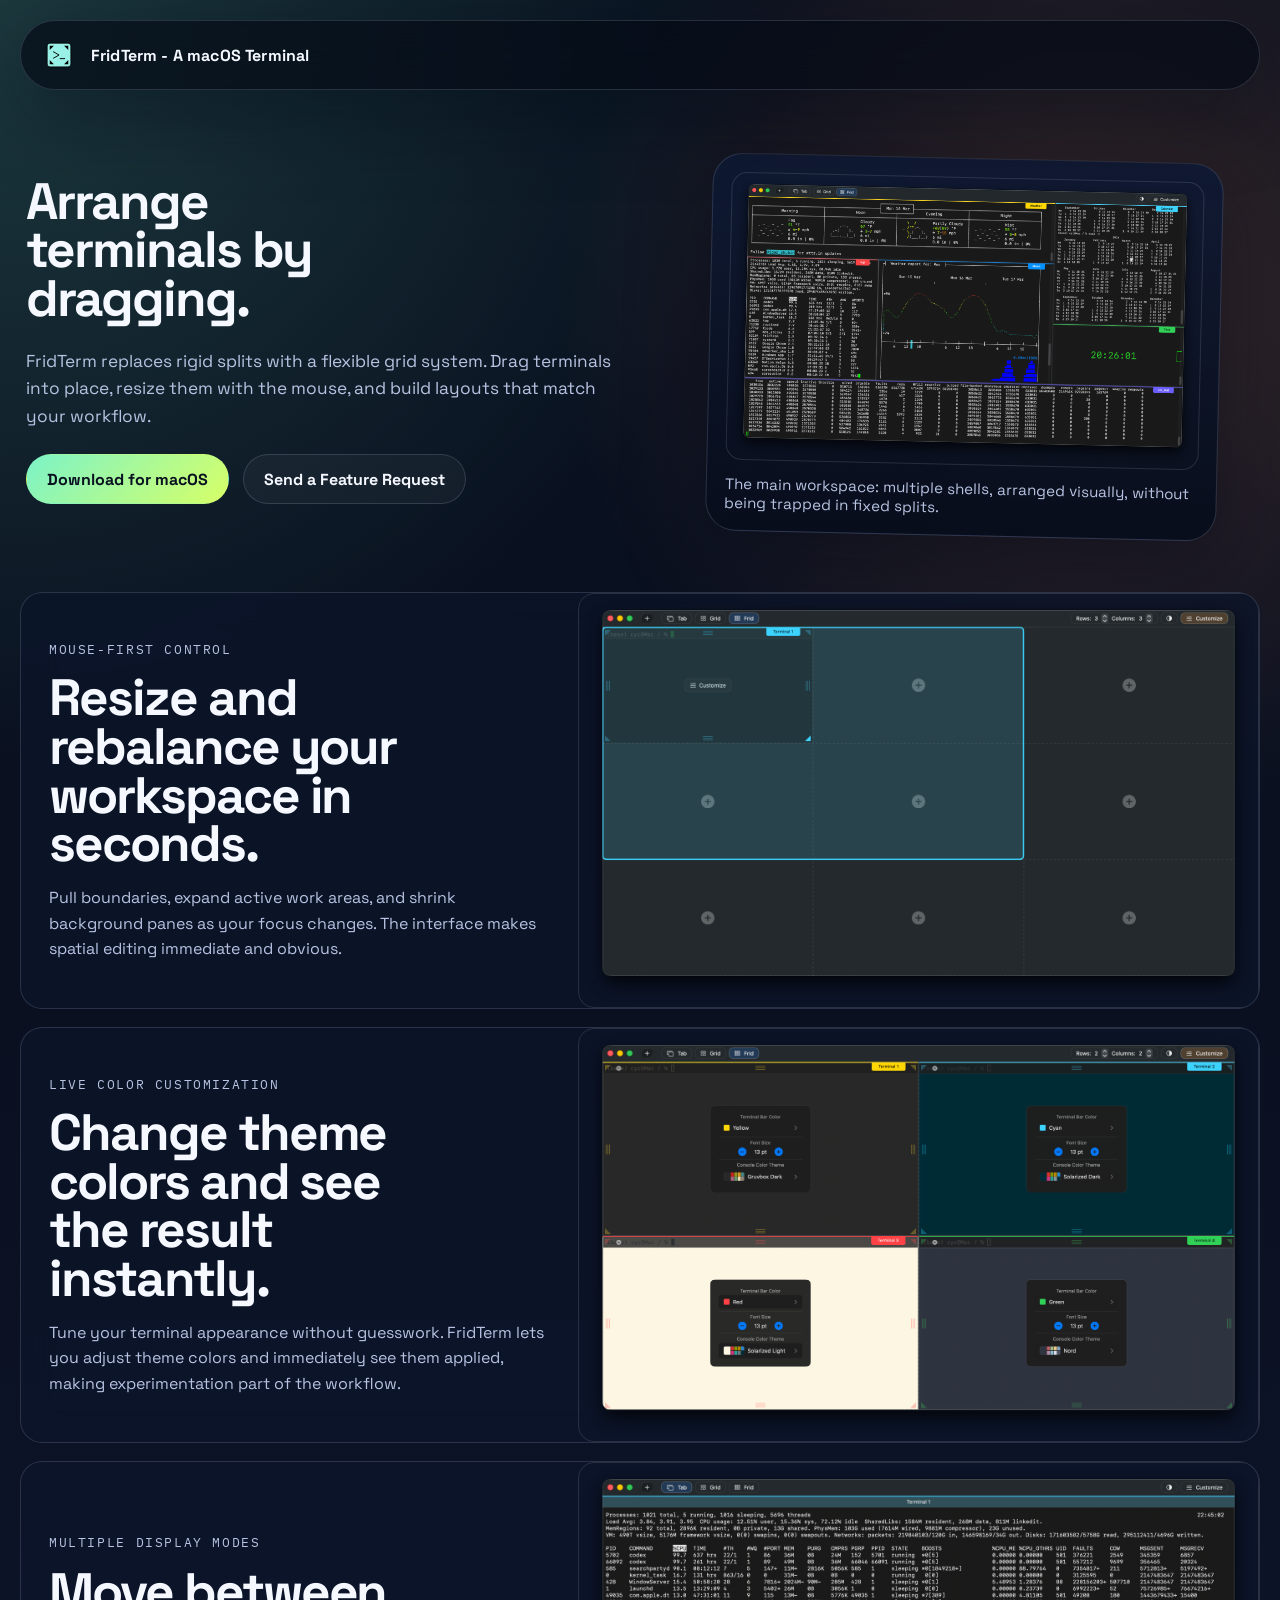
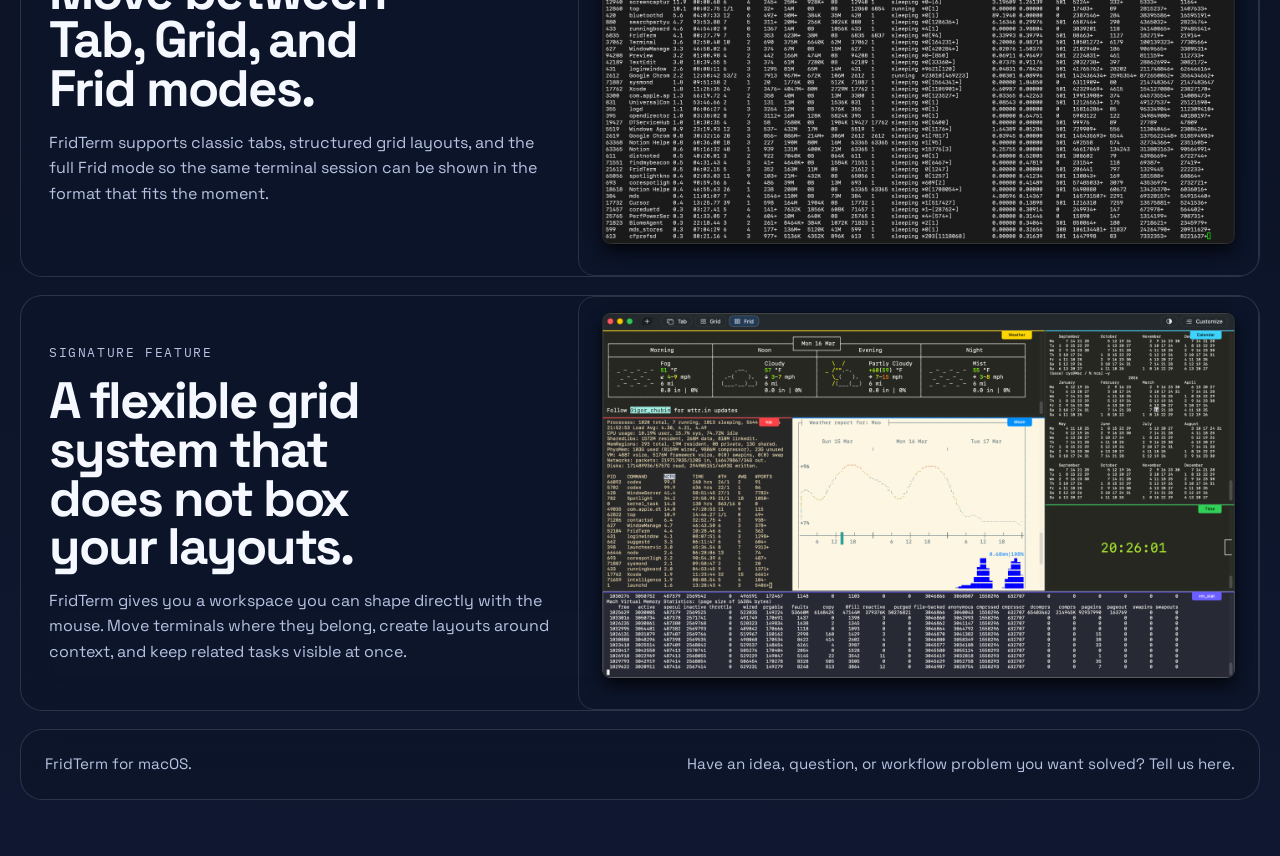
<file: index.html>
<!DOCTYPE html>
<html lang="en">
<head>
  <meta charset="UTF-8">
  <meta name="viewport" content="width=device-width, initial-scale=1.0">
  <title>FridTerm | Flexible Layout Terminal</title>
  <meta
    name="description"
    content="FridTerm is a macOS terminal app with a flexible drag-and-drop grid, instant theme customization, and layouts that adapt to the way you work."
  >
  <link rel="icon" type="image/svg+xml" href="./app-icon.svg">
  <link rel="preconnect" href="https://fonts.googleapis.com">
  <link rel="preconnect" href="https://fonts.gstatic.com" crossorigin>
  <link
    href="https://fonts.googleapis.com/css2?family=Space+Grotesk:wght@400;500;700&family=IBM+Plex+Mono:wght@400;500&display=swap"
    rel="stylesheet"
  >
  <link rel="stylesheet" href="./styles.css">
</head>
<body>
  <div class="page-shell">
    <header class="topbar">
      <a class="brand" href="#top" aria-label="FridTerm home">
        <img class="brand-icon" src="./app-icon.svg" alt="FridTerm app icon">
        <span class="brand-text">FridTerm - A macOS Terminal</span>
      </a>
    </header>

    <main id="top">
      <section class="hero">
        <div class="hero-copy">
          <h2>Arrange terminals by dragging.</h2>
          <p class="lede">
            FridTerm replaces rigid splits with a flexible grid system. Drag terminals
            into place, resize them with the mouse, and build layouts that match your
            workflow.
          </p>
          <div class="hero-actions">
            <a
              class="button button-primary"
              href="https://github.com/REPLACE_WITH_OWNER/REPLACE_WITH_REPO/releases/latest"
              id="download"
            >
              Download for macOS
            </a>
            <a class="button button-secondary" href="https://fridterm.com/ask">
              Send a Feature Request
            </a>
          </div>
        </div>

        <figure class="hero-visual">
          <img
            src="./fridterm_demo_main.png"
            alt="FridTerm showing multiple terminal panes arranged in a flexible grid layout."
          >
          <figcaption>
            The main workspace: multiple shells, arranged visually, without being trapped in fixed splits.
          </figcaption>
        </figure>
      </section>

      <section class="feature-grid" id="features">
        <article class="feature-card feature-card-wide">
          <div class="feature-copy">
            <p class="section-kicker">Mouse-first control</p>
            <h2>Resize and rebalance your workspace in seconds.</h2>
            <p>
              Pull boundaries, expand active work areas, and shrink background panes as your
              focus changes. The interface makes spatial editing immediate and obvious.
            </p>
          </div>
          <img
            src="./fridterm_demo_adjust_size.png"
            alt="FridTerm showing terminals being resized in the grid."
          >
        </article>

        <article class="feature-card feature-card-wide">
          <div class="feature-copy">
            <p class="section-kicker">Live color customization</p>
            <h2>Change theme colors and see the result instantly.</h2>
            <p>
              Tune your terminal appearance without guesswork. FridTerm lets you adjust theme
              colors and immediately see them applied, making experimentation part of the workflow.
            </p>
          </div>
          <img
            src="./fridterm_demo_separate_themes.png"
            alt="FridTerm showing separate terminal themes with different color settings."
          >
        </article>

        <article class="feature-card feature-card-wide">
          <div class="feature-copy">
            <p class="section-kicker">Multiple display modes</p>
            <h2>Move between Tab, Grid, and Frid modes.</h2>
            <p>
              FridTerm supports classic tabs, structured grid layouts, and the full Frid mode
              so the same terminal session can be shown in the format that fits the moment.
            </p>
          </div>
          <img
            src="./fridterm_demo_tab_mode.png"
            alt="FridTerm showing Tab, Grid, and Frid display modes in the top toolbar."
          >
        </article>
        
        <article class="feature-card feature-card-wide">
          <div class="feature-copy">
            <p class="section-kicker">Signature feature</p>
            <h2>A flexible grid system that does not box your layouts.</h2>
            <p>
              FridTerm gives
              you a workspace you can shape directly with the mouse. Move terminals where
              they belong, create layouts around context, and keep related tasks visible at once.
            </p>
          </div>
          <img
            src="./fridterm_demo_2.png"
            alt="FridTerm showing a complex terminal workspace arranged in a custom layout."
          >
        </article>
      </section>

    <footer class="footer">
      <p>FridTerm for macOS.</p>
      <p>
        Have an idea, question, or workflow problem you want solved?
        <a href="https://fridterm.com/ask">Tell us here.</a>
      </p>
    </footer>
  </div>
</body>
</html>
</file>
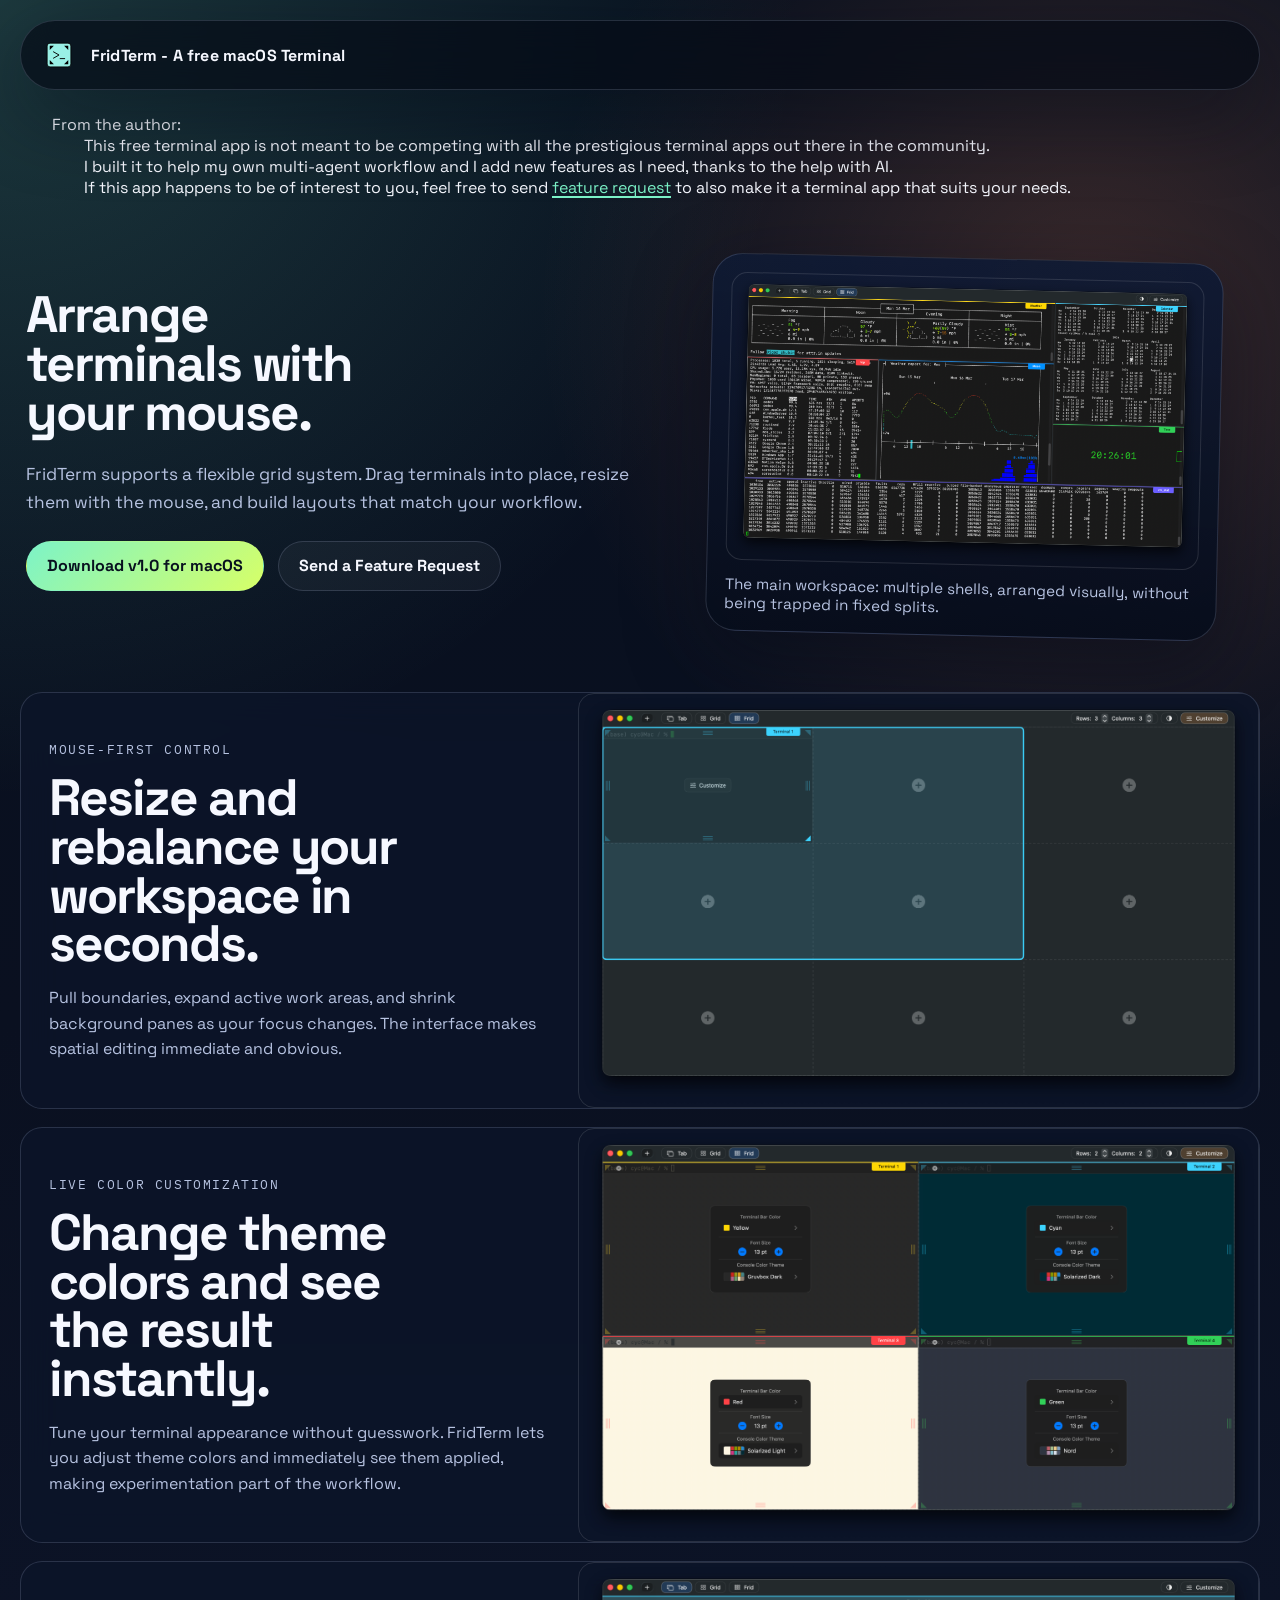
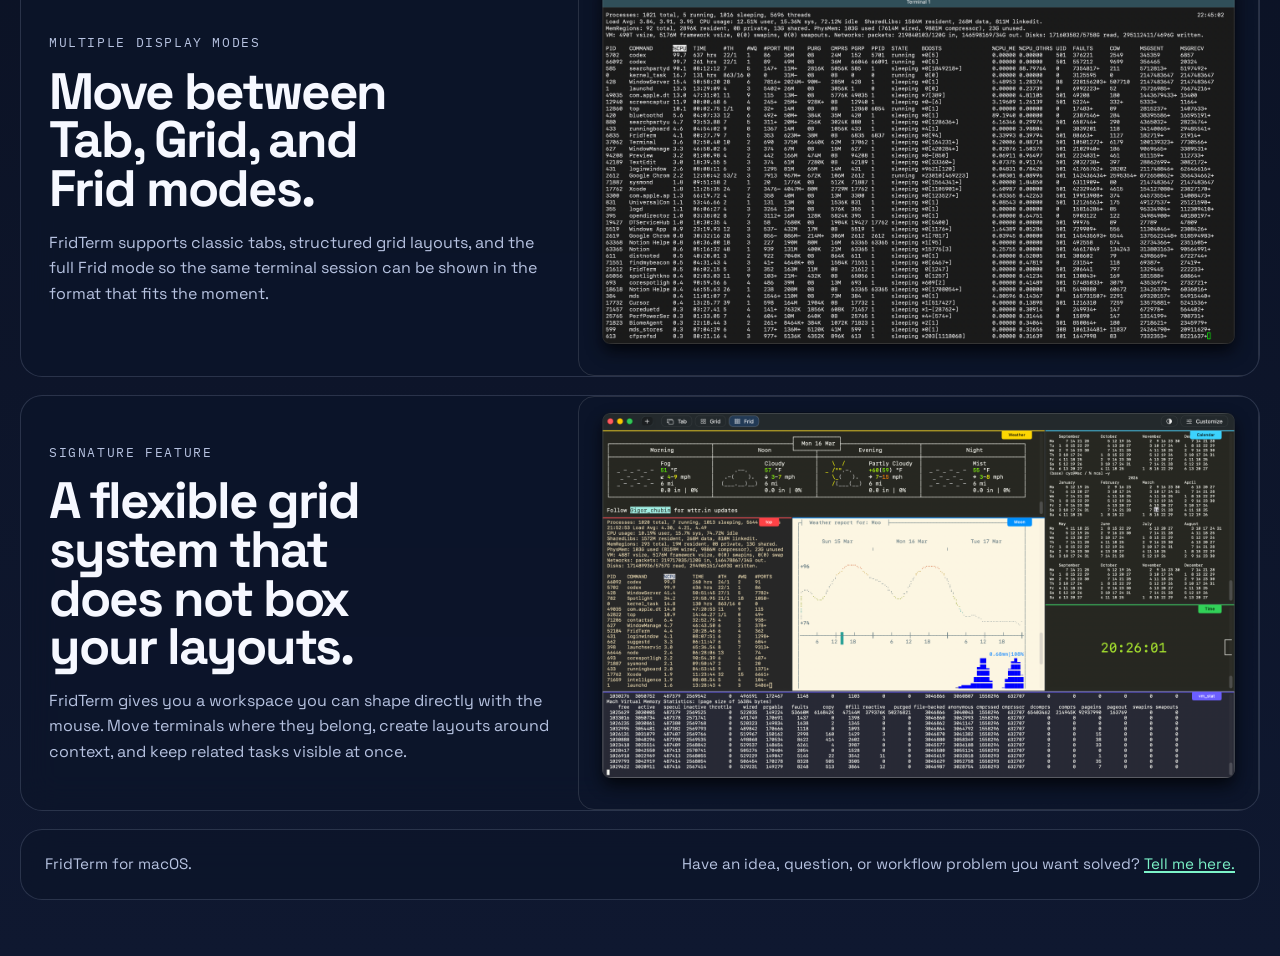
<file: docs/index.html>
<!DOCTYPE html>
<html lang="en">
<head>
  <meta charset="UTF-8">
  <meta name="viewport" content="width=device-width, initial-scale=1.0">
  <title>FridTerm | Free Flexible Grid Layout Terminal for macOS</title>
  <meta
    name="description"
    content="FridTerm is a free macOS terminal app with a flexible drag-and-drop grid, instant theme customization, and layouts that adapt to the way you work."
  >
  <link rel="icon" type="image/svg+xml" href="./app-icon.svg">
  <link rel="preconnect" href="https://fonts.googleapis.com">
  <link rel="preconnect" href="https://fonts.gstatic.com" crossorigin>
  <link
    href="https://fonts.googleapis.com/css2?family=Space+Grotesk:wght@400;500;700&family=IBM+Plex+Mono:wght@400;500&display=swap"
    rel="stylesheet"
  >
  <link rel="stylesheet" href="./styles.css">

  <!-- Canonical -->
  <link rel="canonical" href="https://fridterm.com/">

  <!-- Open Graph -->
  <meta property="og:title" content="FridTerm | Flexible Layout Terminal for macOS">
  <meta property="og:description" content="FridTerm is a macOS terminal app with a flexible drag-and-drop grid, instant theme customization, and layouts that adapt to the way you work.">
  <meta property="og:type" content="website">
  <meta property="og:url" content="https://fridterm.com/">
  <meta property="og:image" content="https://fridterm.com/fridterm_demo_main.png">

  <!-- Twitter Card -->
  <meta name="twitter:card" content="summary_large_image">
  <meta name="twitter:title" content="FridTerm | Flexible Layout Terminal for macOS">
  <meta name="twitter:description" content="A macOS terminal with a flexible drag-and-drop grid and instant theme customization.">
  <meta name="twitter:image" content="https://fridterm.com/fridterm_demo_main.png">

  <!-- Structured Data -->
  <script type="application/ld+json">
  {
    "@context": "https://schema.org",
    "@type": "SoftwareApplication",
    "name": "FridTerm",
    "operatingSystem": "macOS",
    "applicationCategory": "DeveloperApplication",
    "description": "A free macOS terminal app with a flexible drag-and-drop grid, instant theme customization, and layouts that adapt to the way you work.",
    "url": "https://fridterm.com"
  }
  </script>
</head>
<body>
  <div class="page-shell">
    <header class="topbar">
      <a class="brand" href="#top" aria-label="FridTerm home">
        <img class="brand-icon" src="./app-icon.svg" alt="FridTerm app icon">
        <span class="brand-text">FridTerm - A free macOS Terminal</span>
      </a>
    </header>

    <p>
      <span style="display: inline-block; padding-left: 2rem;">From the author:</span><br>
      <span style="display: inline-block; padding-left: 4rem;">
        This free terminal app is not meant to be competing with all the prestigious terminal apps out there in the community.<br>
        I built it to help my own multi-agent workflow and I add new features as I need, thanks to the help with AI.<br>
        If this app happens to be of interest to you, feel free to send <a class="inline-highlight-link" href="https://fridterm.com/ask">feature request</a> to also make it a terminal app that suits your needs.
      </span>
    </p>

    <main id="top">
      <section class="hero">
        <div class="hero-copy">
          <h2>Arrange terminals with your mouse.</h2>
          <p class="lede">
            FridTerm supports a flexible grid system. Drag terminals
            into place, resize them with the mouse, and build layouts that match your
            workflow.
          </p>
          <div class="hero-actions">
            <a
              class="button button-primary"
              href="https://github.com/cchen140/FridTerm/releases/download/v1.0/FridTerm-v1.0-20260315.dmg"
              id="download"
            >
              Download v1.0 for macOS
            </a>
            <a class="button button-secondary" href="https://fridterm.com/ask">
              Send a Feature Request
            </a>
          </div>
        </div>

        <figure class="hero-visual">
          <img
            src="./fridterm_demo_main.png"
            alt="FridTerm showing multiple terminal panes arranged in a flexible grid layout."
          >
          <figcaption>
            The main workspace: multiple shells, arranged visually, without being trapped in fixed splits.
          </figcaption>
        </figure>
      </section>

      <section class="feature-grid" id="features">
        <article class="feature-card feature-card-wide">
          <div class="feature-copy">
            <p class="section-kicker">Mouse-first control</p>
            <h2>Resize and rebalance your workspace in seconds.</h2>
            <p>
              Pull boundaries, expand active work areas, and shrink background panes as your
              focus changes. The interface makes spatial editing immediate and obvious.
            </p>
          </div>
          <img
            src="./fridterm_demo_adjust_size.png"
            alt="FridTerm showing terminals being resized in the grid."
          >
        </article>

        <article class="feature-card feature-card-wide">
          <div class="feature-copy">
            <p class="section-kicker">Live color customization</p>
            <h2>Change theme colors and see the result instantly.</h2>
            <p>
              Tune your terminal appearance without guesswork. FridTerm lets you adjust theme
              colors and immediately see them applied, making experimentation part of the workflow.
            </p>
          </div>
          <img
            src="./fridterm_demo_separate_themes.png"
            alt="FridTerm showing separate terminal themes with different color settings."
          >
        </article>

        <article class="feature-card feature-card-wide">
          <div class="feature-copy">
            <p class="section-kicker">Multiple display modes</p>
            <h2>Move between Tab, Grid, and Frid modes.</h2>
            <p>
              FridTerm supports classic tabs, structured grid layouts, and the full Frid mode
              so the same terminal session can be shown in the format that fits the moment.
            </p>
          </div>
          <img
            src="./fridterm_demo_tab_mode.png"
            alt="FridTerm showing Tab, Grid, and Frid display modes in the top toolbar."
          >
        </article>
        
        <article class="feature-card feature-card-wide">
          <div class="feature-copy">
            <p class="section-kicker">Signature feature</p>
            <h2>A flexible grid system that does not box your layouts.</h2>
            <p>
              FridTerm gives
              you a workspace you can shape directly with the mouse. Move terminals where
              they belong, create layouts around context, and keep related tasks visible at once.
            </p>
          </div>
          <img
            src="./fridterm_demo_2.png"
            alt="FridTerm showing a complex terminal workspace arranged in a custom layout."
          >
        </article>
      </section>

    <footer class="footer">
      <p>FridTerm for macOS.</p>
      <p>
        Have an idea, question, or workflow problem you want solved?
        <a class="inline-highlight-link" href="https://fridterm.com/ask">Tell me here.</a>
      </p>
    </footer>
  </div>
</body>
</html>
</file>
<file: styles.css>
:root {
  --bg: #0a1020;
  --bg-elevated: rgba(12, 21, 42, 0.78);
  --surface: rgba(16, 29, 56, 0.84);
  --surface-strong: rgba(20, 36, 67, 0.96);
  --surface-soft: rgba(255, 255, 255, 0.06);
  --text: #f6f8ff;
  --muted: #b7c3e1;
  --line: rgba(183, 195, 225, 0.18);
  --accent: #7cf3c8;
  --accent-strong: #ff8c5a;
  --shadow: 0 24px 80px rgba(2, 8, 23, 0.45);
  --radius-xl: 30px;
  --radius-lg: 22px;
  --radius-md: 16px;
  --max-width: 1240px;
}

* {
  box-sizing: border-box;
}

html {
  scroll-behavior: smooth;
}

body {
  margin: 0;
  min-height: 100vh;
  font-family: "Space Grotesk", "Avenir Next", sans-serif;
  color: var(--text);
  background:
    radial-gradient(circle at top left, rgba(124, 243, 200, 0.18), transparent 28%),
    radial-gradient(circle at 85% 12%, rgba(255, 140, 90, 0.2), transparent 22%),
    linear-gradient(180deg, #07101f 0%, #0a1020 40%, #0f1830 100%);
}

img {
  display: block;
  max-width: 100%;
}

a {
  color: inherit;
  text-decoration: none;
}

.page-shell {
  width: min(calc(100% - 32px), var(--max-width));
  margin: 0 auto;
  padding: 20px 0 56px;
}

.topbar {
  position: sticky;
  top: 14px;
  z-index: 10;
  display: flex;
  align-items: center;
  justify-content: space-between;
  gap: 20px;
  margin-bottom: 24px;
  padding: 14px 18px;
  background: rgba(5, 10, 22, 0.7);
  border: 1px solid var(--line);
  border-radius: 999px;
  backdrop-filter: blur(18px);
  box-shadow: var(--shadow);
}

.brand {
  display: inline-flex;
  align-items: center;
  gap: 12px;
  font-weight: 700;
  letter-spacing: 0.01em;
}

.brand-icon {
  width: 40px;
  height: 40px;
  flex: 0 0 auto;
  border-radius: 12px;
}

.topnav {
  display: flex;
  flex-wrap: wrap;
  justify-content: flex-end;
  gap: 18px;
  color: var(--muted);
}

.topnav a:hover,
.footer a:hover {
  color: var(--accent);
}

.hero {
  display: grid;
  grid-template-columns: 1.05fr 1fr;
  gap: 28px;
  align-items: center;
  padding: 28px 0 40px;
}

.hero-copy,
.hero-visual,
.feature-card,
.proof-strip,
.screenshots,
.cta-panel,
.footer {
  position: relative;
}

.hero-copy {
  padding: 10px 6px;
}

.eyebrow,
.section-kicker {
  margin: 0 0 14px;
  color: var(--accent);
  font-family: "IBM Plex Mono", monospace;
  font-size: 0.84rem;
  letter-spacing: 0.12em;
  text-transform: uppercase;
}

h1,
h2 {
  margin: 0;
  line-height: 0.95;
  letter-spacing: -0.04em;
}

h1 {
  font-size: clamp(3.3rem, 7vw, 6.4rem);
  max-width: 11ch;
}

h2 {
  font-size: clamp(2rem, 4vw, 3.2rem);
  max-width: 12ch;
}

.lede,
.feature-copy p,
.section-heading h2,
.cta-panel h2,
.footer,
.hero-note,
.proof-strip p,
.mosaic-card figcaption {
  color: var(--muted);
  line-height: 1.6;
}

.lede {
  margin: 24px 0;
  max-width: 60ch;
  font-size: 1.08rem;
}

.hero-actions,
.cta-actions {
  display: flex;
  flex-wrap: wrap;
  gap: 14px;
  margin: 20px 0 12px;
}

.button {
  display: inline-flex;
  align-items: center;
  justify-content: center;
  min-height: 50px;
  padding: 0 20px;
  border-radius: 999px;
  border: 1px solid transparent;
  font-weight: 700;
  transition: transform 180ms ease, border-color 180ms ease, background 180ms ease;
}

.button:hover {
  transform: translateY(-1px);
}

.button-primary {
  color: #08111f;
  background: linear-gradient(135deg, var(--accent) 0%, #d7ff67 100%);
}

.button-secondary {
  background: rgba(255, 255, 255, 0.04);
  border-color: var(--line);
}

.button-secondary:hover {
  border-color: rgba(124, 243, 200, 0.48);
}

.hero-note {
  margin: 0;
  font-size: 0.94rem;
}

.hero-points {
  display: grid;
  gap: 10px;
  margin: 26px 0 0;
  padding: 0;
  list-style: none;
}

.hero-points li {
  padding: 14px 16px;
  background: var(--surface-soft);
  border: 1px solid var(--line);
  border-radius: var(--radius-md);
}

.hero-visual {
  padding: 18px;
  background: linear-gradient(180deg, rgba(15, 26, 52, 0.92), rgba(7, 13, 27, 0.94));
  border: 1px solid var(--line);
  border-radius: var(--radius-xl);
  box-shadow: var(--shadow);
  transform: rotate(1.3deg);
}

.hero-visual img,
.feature-card img,
.mosaic-card img {
  border-radius: calc(var(--radius-lg) - 6px);
  border: 1px solid rgba(255, 255, 255, 0.12);
}

.hero-visual figcaption {
  padding-top: 14px;
  color: var(--muted);
  font-size: 0.95rem;
}

.proof-strip {
  display: grid;
  grid-template-columns: repeat(3, 1fr);
  gap: 16px;
  margin: 12px 0 34px;
}

.proof-strip > div,
.feature-card,
.screenshots,
.cta-panel,
.footer {
  background: var(--bg-elevated);
  border: 1px solid var(--line);
  border-radius: var(--radius-lg);
  backdrop-filter: blur(18px);
}

.proof-strip > div {
  padding: 22px;
}

.proof-number {
  display: inline-block;
  margin-bottom: 10px;
  color: var(--accent-strong);
  font-family: "IBM Plex Mono", monospace;
}

.proof-strip p {
  margin: 0;
}

.feature-grid {
  display: grid;
  grid-template-columns: repeat(2, minmax(0, 1fr));
  gap: 18px;
}

.feature-card {
  overflow: hidden;
}

.feature-card-wide {
  grid-column: 1 / -1;
  display: grid;
  grid-template-columns: minmax(0, 0.9fr) minmax(0, 1.1fr);
  align-items: center;
}

.feature-card img {
  width: 100%;
  height: 100%;
  object-fit: cover;
}

.feature-copy {
  padding: 28px;
}

.feature-copy p:last-child {
  margin-bottom: 0;
}

.screenshots {
  margin-top: 18px;
  padding: 26px;
}

.section-heading {
  display: grid;
  gap: 12px;
  margin-bottom: 22px;
}

.section-heading h2 {
  max-width: 20ch;
}

.screenshot-mosaic {
  display: grid;
  grid-template-columns: repeat(2, minmax(0, 1fr));
  gap: 16px;
}

.mosaic-card {
  margin: 0;
  padding: 14px;
  background: var(--surface);
  border: 1px solid var(--line);
  border-radius: var(--radius-lg);
}

.mosaic-card figcaption {
  padding: 12px 4px 2px;
}

.cta-panel {
  display: flex;
  align-items: center;
  justify-content: space-between;
  gap: 24px;
  margin-top: 18px;
  padding: 28px;
}

.cta-panel h2 {
  max-width: 14ch;
}

.footer {
  display: flex;
  align-items: center;
  justify-content: space-between;
  gap: 16px;
  margin-top: 18px;
  padding: 22px 24px;
  font-size: 0.95rem;
}

.footer p {
  margin: 0;
}

@media (max-width: 1040px) {
  .hero,
  .feature-card-wide,
  .cta-panel {
    grid-template-columns: 1fr;
  }

  .hero-visual {
    transform: none;
  }

  .proof-strip,
  .feature-grid,
  .screenshot-mosaic {
    grid-template-columns: 1fr;
  }

  .footer {
    flex-direction: column;
    align-items: flex-start;
  }
}

@media (max-width: 720px) {
  .page-shell {
    width: min(calc(100% - 18px), var(--max-width));
    padding-top: 10px;
  }

  .topbar {
    position: static;
    border-radius: 26px;
    padding: 16px;
  }

  .topnav {
    gap: 12px;
  }

  h1 {
    max-width: 10ch;
  }

  .hero,
  .screenshots,
  .cta-panel,
  .feature-copy,
  .proof-strip > div,
  .footer {
    padding-left: 18px;
    padding-right: 18px;
  }

  .hero-visual,
  .feature-card,
  .screenshots,
  .cta-panel,
  .footer,
  .proof-strip > div,
  .mosaic-card {
    border-radius: 20px;
  }
}
</file>
<file: docs/styles.css>
:root {
  --bg: #0a1020;
  --bg-elevated: rgba(12, 21, 42, 0.78);
  --surface: rgba(16, 29, 56, 0.84);
  --surface-strong: rgba(20, 36, 67, 0.96);
  --surface-soft: rgba(255, 255, 255, 0.06);
  --text: #f6f8ff;
  --muted: #b7c3e1;
  --line: rgba(183, 195, 225, 0.18);
  --accent: #7cf3c8;
  --accent-strong: #ff8c5a;
  --shadow: 0 24px 80px rgba(2, 8, 23, 0.45);
  --radius-xl: 30px;
  --radius-lg: 22px;
  --radius-md: 16px;
  --max-width: 1240px;
}

* {
  box-sizing: border-box;
}

html {
  scroll-behavior: smooth;
}

body {
  margin: 0;
  min-height: 100vh;
  font-family: "Space Grotesk", "Avenir Next", sans-serif;
  color: var(--text);
  background:
    radial-gradient(circle at top left, rgba(124, 243, 200, 0.18), transparent 28%),
    radial-gradient(circle at 85% 12%, rgba(255, 140, 90, 0.2), transparent 22%),
    linear-gradient(180deg, #07101f 0%, #0a1020 40%, #0f1830 100%);
}

img {
  display: block;
  max-width: 100%;
}

a {
  color: inherit;
  text-decoration: none;
}

.inline-highlight-link {
  color: var(--accent);
  text-decoration: underline;
  text-decoration-thickness: 0.12em;
  text-underline-offset: 0.16em;
}

.inline-highlight-link:hover {
  color: #d7ff67;
}

.page-shell {
  width: min(calc(100% - 32px), var(--max-width));
  margin: 0 auto;
  padding: 20px 0 56px;
}

.topbar {
  position: sticky;
  top: 14px;
  z-index: 10;
  display: flex;
  align-items: center;
  justify-content: space-between;
  gap: 20px;
  margin-bottom: 24px;
  padding: 14px 18px;
  background: rgba(5, 10, 22, 0.7);
  border: 1px solid var(--line);
  border-radius: 999px;
  backdrop-filter: blur(18px);
  box-shadow: var(--shadow);
}

.brand {
  display: inline-flex;
  align-items: center;
  gap: 12px;
  font-weight: 700;
  letter-spacing: 0.01em;
}

.brand-icon {
  width: 40px;
  height: 40px;
  flex: 0 0 auto;
  border-radius: 12px;
}

.topnav {
  display: flex;
  flex-wrap: wrap;
  justify-content: flex-end;
  gap: 18px;
  color: var(--muted);
}

.topnav a:hover,
.footer a:hover {
  color: var(--accent);
}

.hero {
  display: grid;
  grid-template-columns: 1.05fr 1fr;
  gap: 28px;
  align-items: center;
  padding: 28px 0 40px;
}

.hero-copy,
.hero-visual,
.feature-card,
.proof-strip,
.screenshots,
.cta-panel,
.footer {
  position: relative;
}

.hero-copy {
  padding: 10px 6px;
}

.eyebrow,
.section-kicker {
  margin: 0 0 14px;
  color: var(--accent);
  font-family: "IBM Plex Mono", monospace;
  font-size: 0.84rem;
  letter-spacing: 0.12em;
  text-transform: uppercase;
}

h1,
h2 {
  margin: 0;
  line-height: 0.95;
  letter-spacing: -0.04em;
}

h1 {
  font-size: clamp(3.3rem, 7vw, 6.4rem);
  max-width: 11ch;
}

h2 {
  font-size: clamp(2rem, 4vw, 3.2rem);
  max-width: 12ch;
}

.lede,
.feature-copy p,
.section-heading h2,
.cta-panel h2,
.footer,
.hero-note,
.proof-strip p,
.mosaic-card figcaption {
  color: var(--muted);
  line-height: 1.6;
}

.lede {
  margin: 24px 0;
  max-width: 60ch;
  font-size: 1.08rem;
}

.hero-actions,
.cta-actions {
  display: flex;
  flex-wrap: wrap;
  gap: 14px;
  margin: 20px 0 12px;
}

.button {
  display: inline-flex;
  align-items: center;
  justify-content: center;
  min-height: 50px;
  padding: 0 20px;
  border-radius: 999px;
  border: 1px solid transparent;
  font-weight: 700;
  transition: transform 180ms ease, border-color 180ms ease, background 180ms ease;
}

.button:hover {
  transform: translateY(-1px);
}

.button-primary {
  color: #08111f;
  background: linear-gradient(135deg, var(--accent) 0%, #d7ff67 100%);
}

.button-secondary {
  background: rgba(255, 255, 255, 0.04);
  border-color: var(--line);
}

.button-secondary:hover {
  border-color: rgba(124, 243, 200, 0.48);
}

.hero-note {
  margin: 0;
  font-size: 0.94rem;
}

.hero-points {
  display: grid;
  gap: 10px;
  margin: 26px 0 0;
  padding: 0;
  list-style: none;
}

.hero-points li {
  padding: 14px 16px;
  background: var(--surface-soft);
  border: 1px solid var(--line);
  border-radius: var(--radius-md);
}

.hero-visual {
  padding: 18px;
  background: linear-gradient(180deg, rgba(15, 26, 52, 0.92), rgba(7, 13, 27, 0.94));
  border: 1px solid var(--line);
  border-radius: var(--radius-xl);
  box-shadow: var(--shadow);
  transform: rotate(1.3deg);
}

.hero-visual img,
.feature-card img,
.mosaic-card img {
  border-radius: calc(var(--radius-lg) - 6px);
  border: 1px solid rgba(255, 255, 255, 0.12);
}

.hero-visual figcaption {
  padding-top: 14px;
  color: var(--muted);
  font-size: 0.95rem;
}

.proof-strip {
  display: grid;
  grid-template-columns: repeat(3, 1fr);
  gap: 16px;
  margin: 12px 0 34px;
}

.proof-strip > div,
.feature-card,
.screenshots,
.cta-panel,
.footer {
  background: var(--bg-elevated);
  border: 1px solid var(--line);
  border-radius: var(--radius-lg);
  backdrop-filter: blur(18px);
}

.proof-strip > div {
  padding: 22px;
}

.proof-number {
  display: inline-block;
  margin-bottom: 10px;
  color: var(--accent-strong);
  font-family: "IBM Plex Mono", monospace;
}

.proof-strip p {
  margin: 0;
}

.feature-grid {
  display: grid;
  grid-template-columns: repeat(2, minmax(0, 1fr));
  gap: 18px;
}

.feature-card {
  overflow: hidden;
}

.feature-card-wide {
  grid-column: 1 / -1;
  display: grid;
  grid-template-columns: minmax(0, 0.9fr) minmax(0, 1.1fr);
  align-items: center;
}

.feature-card img {
  width: 100%;
  height: 100%;
  object-fit: cover;
}

.feature-copy {
  padding: 28px;
}

.feature-copy p:last-child {
  margin-bottom: 0;
}

.screenshots {
  margin-top: 18px;
  padding: 26px;
}

.section-heading {
  display: grid;
  gap: 12px;
  margin-bottom: 22px;
}

.section-heading h2 {
  max-width: 20ch;
}

.screenshot-mosaic {
  display: grid;
  grid-template-columns: repeat(2, minmax(0, 1fr));
  gap: 16px;
}

.mosaic-card {
  margin: 0;
  padding: 14px;
  background: var(--surface);
  border: 1px solid var(--line);
  border-radius: var(--radius-lg);
}

.mosaic-card figcaption {
  padding: 12px 4px 2px;
}

.cta-panel {
  display: flex;
  align-items: center;
  justify-content: space-between;
  gap: 24px;
  margin-top: 18px;
  padding: 28px;
}

.cta-panel h2 {
  max-width: 14ch;
}

.footer {
  display: flex;
  align-items: center;
  justify-content: space-between;
  gap: 16px;
  margin-top: 18px;
  padding: 22px 24px;
  font-size: 0.95rem;
}

.footer p {
  margin: 0;
}

@media (max-width: 1040px) {
  .hero,
  .feature-card-wide,
  .cta-panel {
    grid-template-columns: 1fr;
  }

  .hero-visual {
    transform: none;
  }

  .proof-strip,
  .feature-grid,
  .screenshot-mosaic {
    grid-template-columns: 1fr;
  }

  .footer {
    flex-direction: column;
    align-items: flex-start;
  }
}

@media (max-width: 720px) {
  .page-shell {
    width: min(calc(100% - 18px), var(--max-width));
    padding-top: 10px;
  }

  .topbar {
    position: static;
    border-radius: 26px;
    padding: 16px;
  }

  .topnav {
    gap: 12px;
  }

  h1 {
    max-width: 10ch;
  }

  .hero,
  .screenshots,
  .cta-panel,
  .feature-copy,
  .proof-strip > div,
  .footer {
    padding-left: 18px;
    padding-right: 18px;
  }

  .hero-visual,
  .feature-card,
  .screenshots,
  .cta-panel,
  .footer,
  .proof-strip > div,
  .mosaic-card {
    border-radius: 20px;
  }
}
</file>
